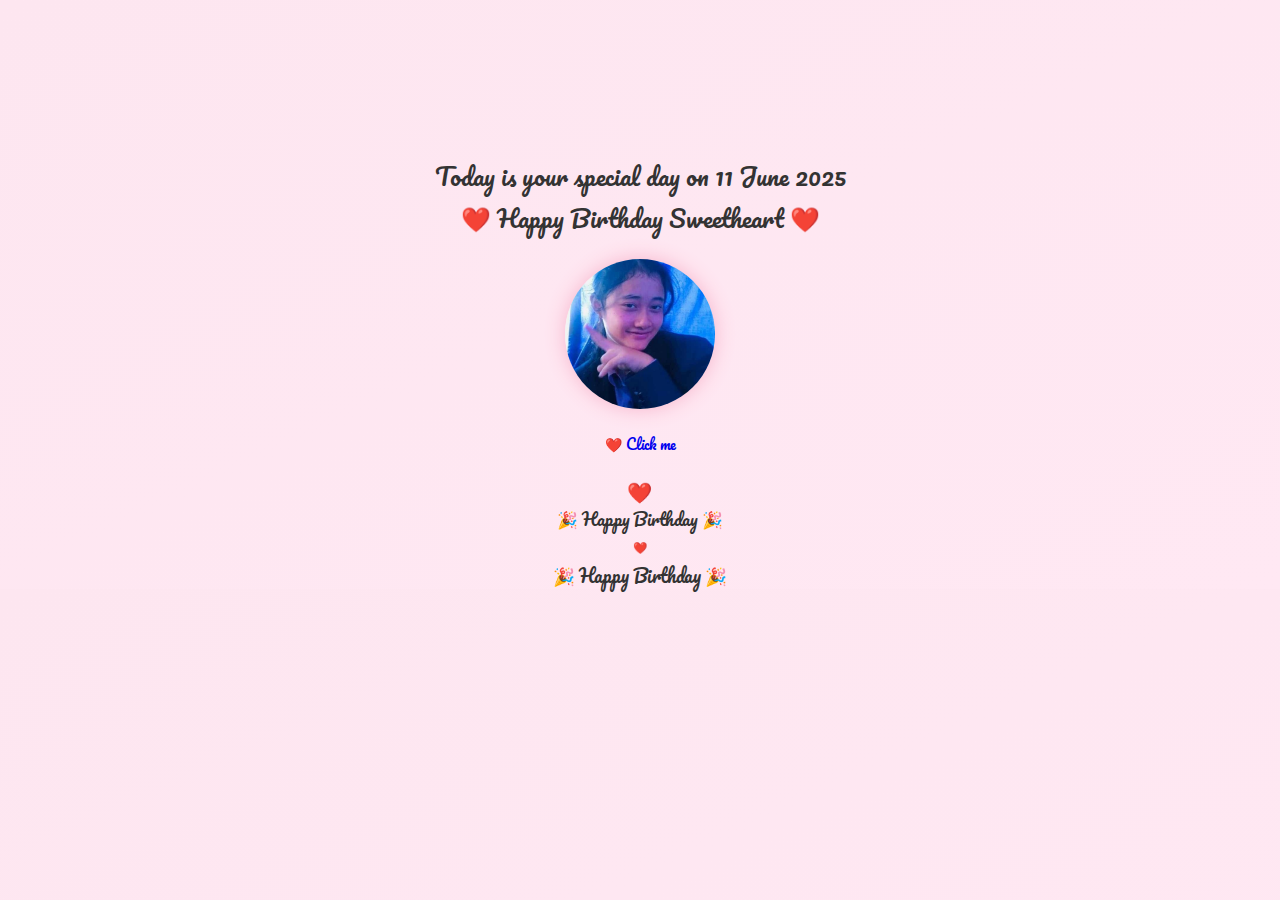
<file: index.html>
<!DOCTYPE html>
<html lang="en">
<head>
  <meta charset="UTF-8" />
  <meta name="viewport" content="width=device-width, initial-scale=1.0"/>
  <title>Happy Birthday!</title>
  <link rel="stylesheet" href="style.css"/>
  <link href="https://fonts.googleapis.com/css2?family=Pacifico&display=swap" rel="stylesheet">
</head>
<body>
  <div class="container">
    <p>Today is your special day on 11 June 2025<br>
      ❤️ Happy Birthday Sweetheart ❤️</p>

    <div class="wrapper">
      <img src="sweet.jpg" alt="love">
    </div>

    <div class="btns">
      <a href="gallery.html" class="button-link">❤️ Click me</a>
    </div>
  </div>

  <!-- Background Music -->
  <audio id="bg-music" src="birthday.mp3" type="audio/mp3" preload="auto"></audio>

  <script>
  
    setInterval(() => {
      createDrop("❤️");
      createDrop("🎉 Happy Birthday 🎉");
    }, 300);

    function createDrop(content) {
      const drop = document.createElement("div");
      drop.classList.add("rain");
      drop.innerText = content;

      
      drop.style.left = Math.random() * 100 + "vw";

      
      const duration = Math.random() * 4 + 3;
      drop.style.animationDuration = duration + "s";

      
      const scale = Math.random() * 1 + 0.5;
      drop.style.transform = `scale(${scale})`;

      document.body.appendChild(drop);

      
      setTimeout(() => {
        drop.remove();
      }, duration * 1000);
    }

    
    window.addEventListener("load", () => {
      setTimeout(() => {
        const music = document.getElementById("bg-music");
        music.play().catch(() => {
          console.log("Auto-play blocked. User interaction may be required.");
        });
      }, 2000);
    });
  </script>
</body>
</html>
</file>
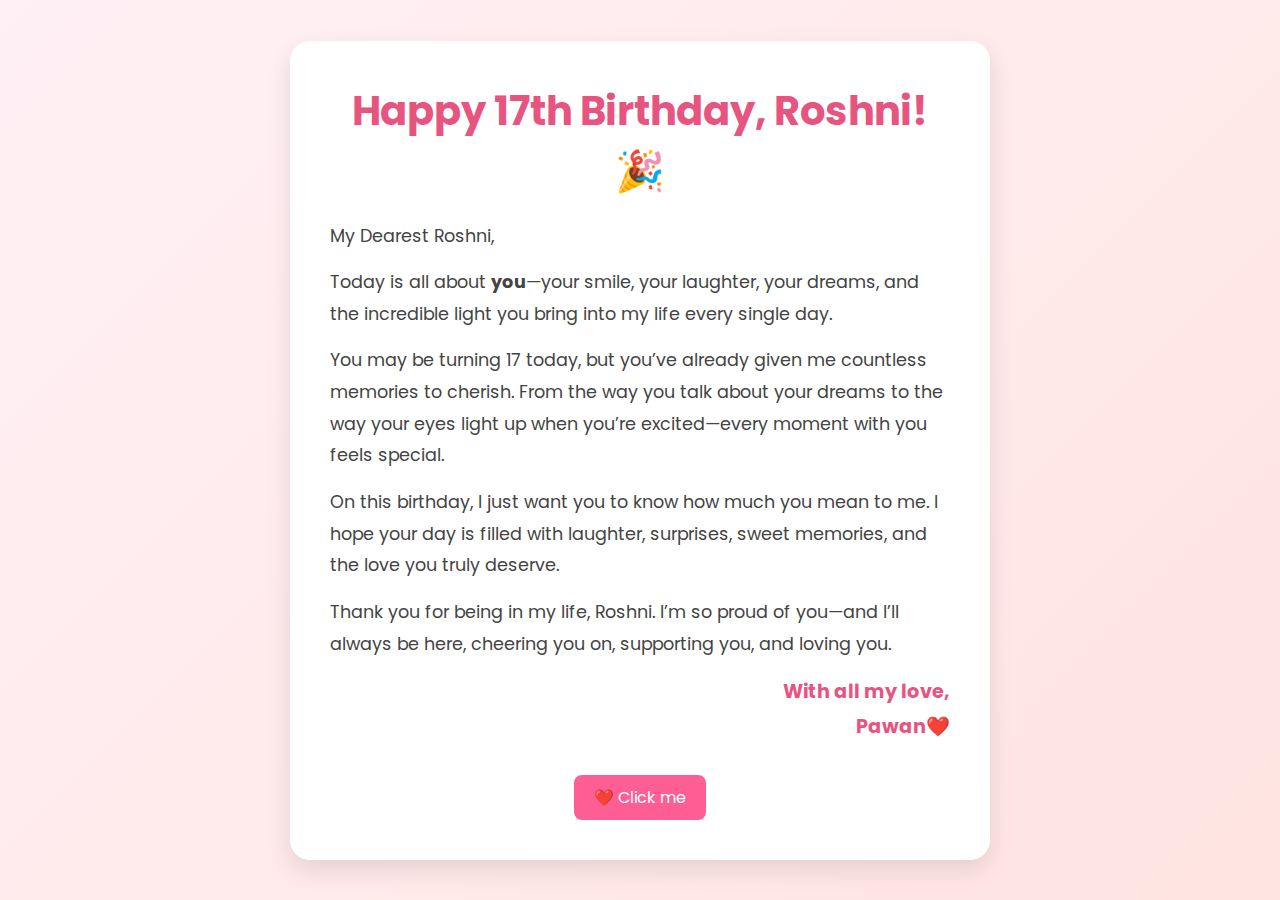
<file: about.html>
<!DOCTYPE html>
<html lang="en">
<head>
  <meta charset="UTF-8" />
  <meta name="viewport" content="width=device-width, initial-scale=1.0" />
  <link rel="stylesheet" href="styles.css"/>
  <title>Happy Birthday Roshni</title>
  <link href="https://fonts.googleapis.com/css2?family=Poppins&display=swap" rel="stylesheet">
</head>
<body>
  <div class="letter-container">
    <h1>Happy 17th Birthday, Roshni! 🎉</h1>
    <p>My Dearest Roshni,</p>
    <p>
      Today is all about <strong>you</strong>—your smile, your laughter, your dreams, and the incredible light you bring into my life every single day.
    </p>
    <p>
      You may be turning 17 today, but you’ve already given me countless memories to cherish. From the way you talk about your dreams to the way your eyes light up when you’re excited—every moment with you feels special.
    </p>
    <p>
      On this birthday, I just want you to know how much you mean to me. I hope your day is filled with laughter, surprises, sweet memories, and the love you truly deserve.
    </p>
    <p>
      Thank you for being in my life, Roshni. I’m so proud of you—and I’ll always be here, cheering you on, supporting you, and loving you.
    </p>
    <p class="signature">With all my love,<br />Pawan❤️</p>
     <div class="btns">
      <a href="gallery.html" class="button-link">❤️ Click me</a>
     </div>
  </div>
</body>
</html>
</file>
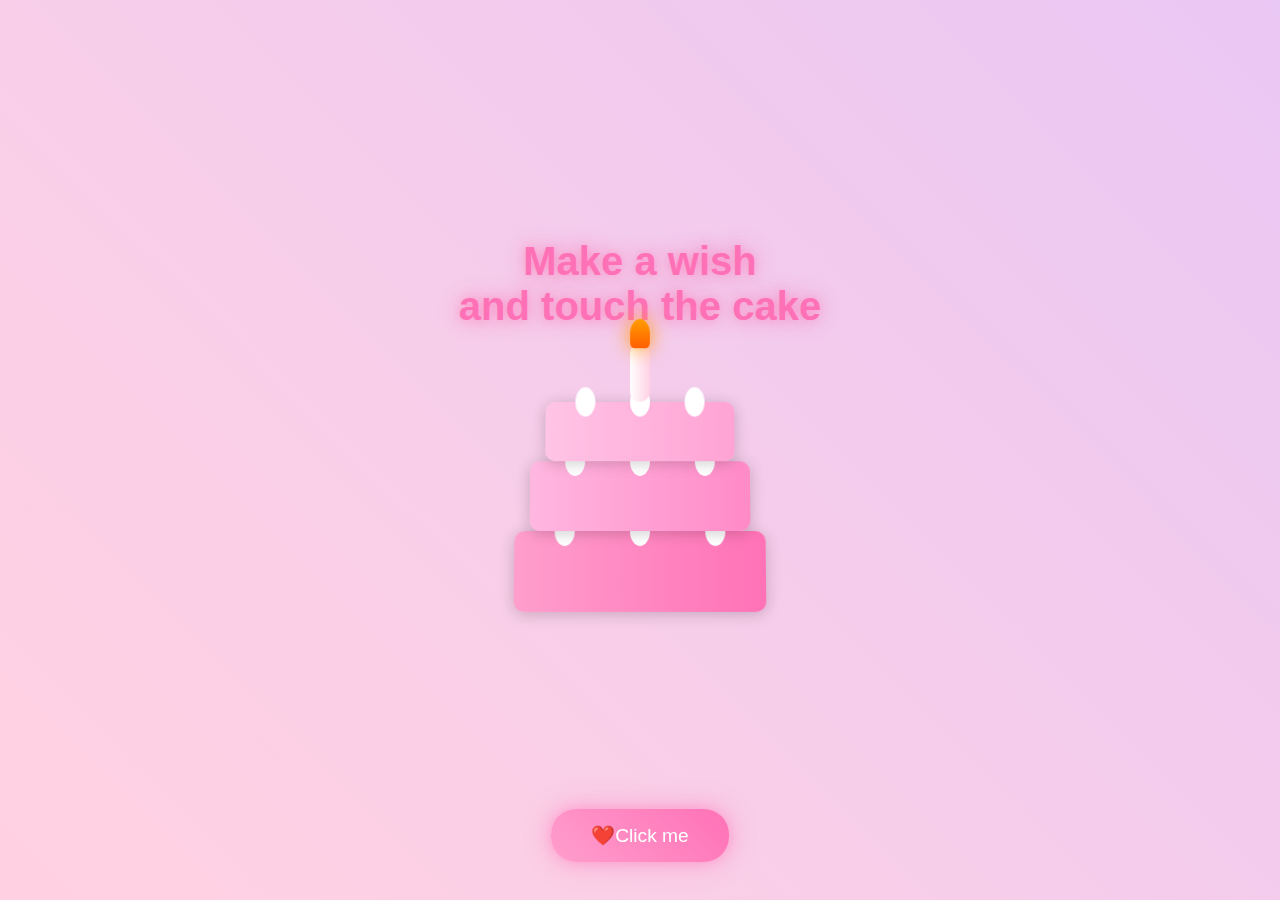
<file: gallery.html>
<!DOCTYPE html>
<html lang="en">
<head>
    <meta charset="UTF-8">
    <meta name="viewport" content="width=device-width, initial-scale=1.0">
    <title>Let's Celebrate with Cake!</title>
    <link rel="stylesheet" href="styles-1.css" />
    <script src="https://cdnjs.cloudflare.com/ajax/libs/gsap/3.12.2/gsap.min.js"></script>
</head>
<body>
    <h4 class="heading">Make a wish<br>
        and touch the cake
    </h4>
    <div class="cake-container">
        <div class="cake">
            <div class="layer layer-1">
                <div class="frosting"></div>
                <div class="frosting" style="left: 40px"></div>
                <div class="frosting" style="right: 40px"></div>
            </div>
            <div class="layer layer-2">
                <div class="frosting"></div>
                <div class="frosting" style="left: 35px"></div>
                <div class="frosting" style="right: 35px"></div>
            </div>
            <div class="layer layer-3">
                <div class="frosting"></div>
                <div class="frosting" style="left: 30px"></div>
                <div class="frosting" style="right: 30px"></div>
                <div class="candle">
                    <div class="flame"></div>
                </div>
            </div>
        </div>
    </div>
    <a href="about.html"<button class="next-page-button">❤️Click me</a></button>

    <script>
        const cake = document.querySelector('.cake-container');
        const candle = document.querySelector('.candle');
        const flame = document.querySelector('.flame');
        let isClicked = false;

        const ribbonColors = [
            'linear-gradient(45deg, #FF9ECD, #FF71B6)',
            'linear-gradient(45deg, #FFB7E0, #FF8AC7)',
            'linear-gradient(45deg, #FFC4E6, #FFA3D4)',
            'linear-gradient(45deg, #E0C3FC, #BDE0FE)',
            'linear-gradient(45deg, #FFCAD4, #FFD1E3)',
            'linear-gradient(45deg, #B5EAD7, #C7F9CC)',
            'linear-gradient(45deg, #FF9AA2, #FFB7B2)',
            'linear-gradient(45deg, #FFDAC1, #FFE5D9)'
        ];

        function createRibbon() {
            const ribbon = document.createElement('div');
            ribbon.className = 'ribbon';
            ribbon.style.left = `${Math.random() * window.innerWidth}px`;
            ribbon.style.background = ribbonColors[Math.floor(Math.random() * ribbonColors.length)];
            document.body.appendChild(ribbon);

            ribbon.addEventListener('animationend', () => {
                ribbon.remove();
            });
        }

        function startCelebration() {
            if (isClicked) return;
            isClicked = true;

            // Fade out candle smoothly
            gsap.to(candle, {
                opacity: 0,
                y: -20,
                duration: 1,
                ease: "power2.out",
                onComplete: () => candle.remove()
            });

            // Start ribbon rain
            const ribbonInterval = setInterval(() => {
                for (let i = 0; i < 5; i++) {
                    setTimeout(() => createRibbon(), i * 100);
                }
            }, 200);

            // Stop ribbon rain after 5 seconds
            setTimeout(() => {
                clearInterval(ribbonInterval);
            }, 5000);
        }
        cake.addEventListener('click', startCelebration);
    </script>
</body>
</html>
</file>
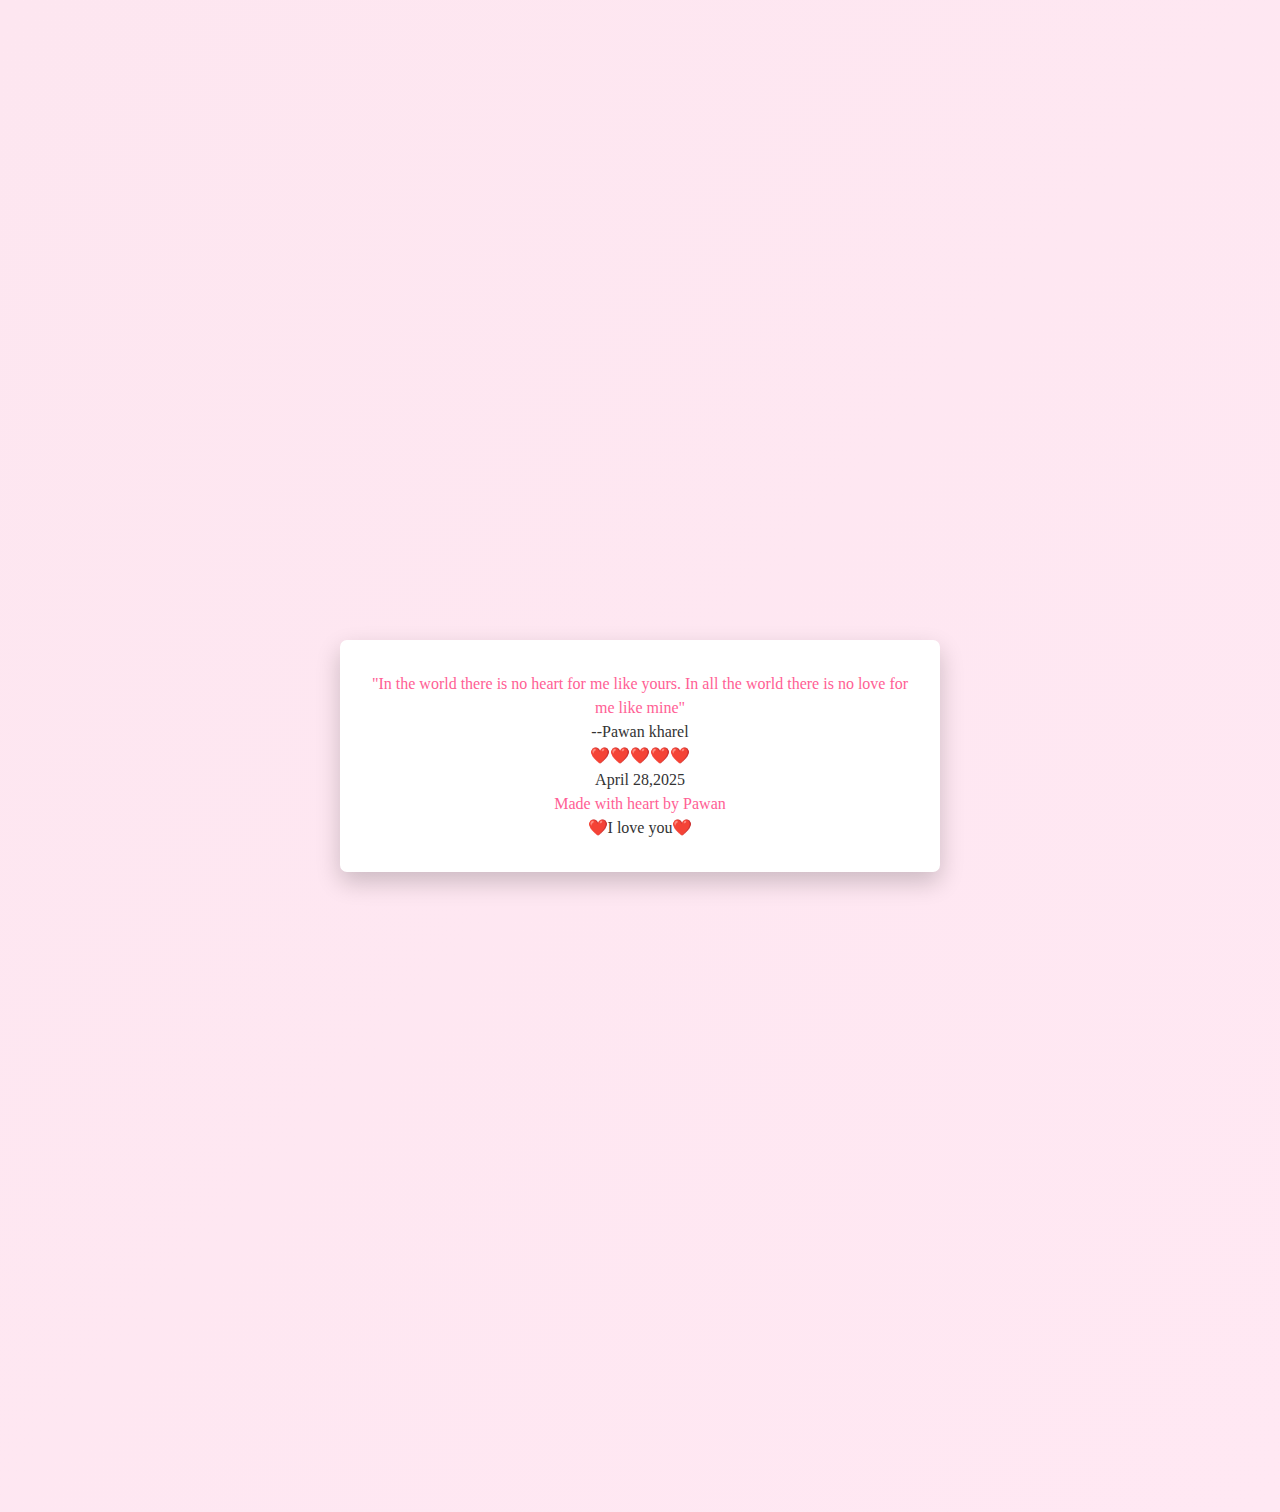
<file: new.html>
<!DOCTYPE html>
<head>
  <meta http-equiv="CONTENT-TYPE" content="text/html; charset=UTF-8">
  <link rel="stylesheet" href="new.css" />
  <title>Hello, World!</title>
</head>
<body>
  <div class="container-4">
    <div class="made-by">
      <p class="text">"In the world there is no heart for me like yours. In all the world there is no love for me like mine"</p>
      <p>--Pawan kharel</p>
      <p>❤️❤️❤️❤️❤️</p>
      <p>April 28,2025</p>
      <p class="text">Made with heart by Pawan</p>
      <p>❤️I love you❤️</p>
    </div> 
  </div>
</body>
</html>
</file>
<file: style.css>
* {
      margin: 0;
      padding: 0;
      box-sizing: border-box;
    }

    body {
      font-family: 'Pacifico', cursive;
      color: #333;
      overflow-x: hidden;
      background: linear-gradient(to bottom right, #fde6f0, #ffe8f3);
      text-align: center;
      animation: fadeIn 2s ease-in;
    }

    .container {
      padding: 20px;
      margin-top: 15vh;
    }

    p {
      font-size: 24px;
      animation: slideIn 1.5s ease-out;
    }

    .wrapper {
      margin: 20px auto;
      border-radius: 50%;
      width: 150px;
      height: 150px;
      box-shadow: 0 0 20px #f8b5cc;
      overflow: hidden;
      animation: popIn 1.5s ease-in-out;
    }

    img {
      width: 100%;
      height: 100%;
      object-fit: cover;
    }

    .btns {
      margin-top: 20px;
    }

    button {
      margin: 10px;
      padding: 10px 20px;
      border: none;
      font-size: 14px;
      border-radius: 8px;
      cursor: pointer;
      transition: transform 0.3s ease;
    }

    .send-love, .play-music {
      background-color: #FF5E94;
      border: 1px solid #ccc;
      color: white;
    }
a{
      padding: 3px 20px;
      text-decoration: none;
      font-size: 14px;
      border-radius: 8px;
      transition: transform 0.3s ease;
}
a:hover{
      transform: scale(1.05);
}
    button:hover {
      transform: scale(1.05);
    }

    @media (max-width: 600px) {
      .container {
        margin-top: 10vh;
      }

      .wrapper {
        width: 120px;
        height: 120px;
      }

      p {
        font-size: 20px;
      }

      button {
        font-size: 12px;
        padding: 8px 16px;
      }
    }

    /* Animations */
    @keyframes fadeIn {
      0% { opacity: 0; }
      100% { opacity: 1; }
    }

    @keyframes slideIn {
      0% { transform: translateY(-20px); opacity: 0; }
      100% { transform: translateY(0); opacity: 1; }
    }

    @keyframes popIn {
      0% { transform: scale(0); opacity: 0; }
      100% { transform: scale(1); opacity: 1; }
    }
</file>
<file: styles.css>
* {
      box-sizing: border-box;
      margin: 0;
      padding: 0;
    }

    body {
      font-family: 'Poppins', sans-serif;
      background: linear-gradient(135deg, #fff0f5, #ffe4e1);
      display: flex;
      align-items: center;
      justify-content: center;
      min-height: 100vh;
      padding: 20px;
    }

    .letter-container {
      background-color: #ffffff;
      padding: 40px;
      max-width: 700px;
      border-radius: 20px;
      box-shadow: 0 10px 25px rgba(0, 0, 0, 0.1);
      animation: fadeInUp 1.5s ease-in-out;
    }

    h1 {
      font-size: 2.5rem;
      color: #e75480;
      text-align: center;
      margin-bottom: 20px;
      animation: zoomIn 1s ease forwards;
    }

    p {
      font-size: 1.1rem;
      line-height: 1.8;
      color: #444;
      margin-bottom: 15px;
      animation: fadeIn 1.2s ease forwards;
    }

    .signature {
      text-align: right;
      font-weight: bold;
      color: #e75480;
      font-size: 1.2rem;
    }
.btns {
      margin-top: 30px;
      display: flex;
      justify-content: center;
      gap: 20px;
      flex-wrap: wrap;
    }

    button, a.button-link {
      padding: 10px 20px;
      font-size: 1rem;
      border: none;
      border-radius: 8px;
      background-color: #FF5E94;
      color: white;
      cursor: pointer;
      transition: transform 0.3s ease, background-color 0.3s ease;
      text-decoration: none;
    }
    /* Animations */
    @keyframes fadeInUp {
      from {
        opacity: 0;
        transform: translateY(30px);
      }
      to {
        opacity: 1;
        transform: translateY(0);
      }
    }

    @keyframes zoomIn {
      from {
        transform: scale(0.8);
        opacity: 0;
      }
      to {
        transform: scale(1);
        opacity: 1;
      }
    }

    @keyframes fadeIn {
      from {
        opacity: 0;
      }
      to {
        opacity: 1;
      }
    }

    /* Responsive Design */
    @media (max-width: 768px) {
      .letter-container {
        padding: 25px;
      }

      h1 {
        font-size: 2rem;
      }

      p {
        font-size: 1rem;
      }

      .signature {
        font-size: 1rem;
      }
    }

    @media (max-width: 480px) {
      h1 {
        font-size: 1.8rem;
      }

      .letter-container {
        padding: 20px;
      }
    }
</file>
<file: styles-1.css>
* {
            margin: 0;
            padding: 0;
            box-sizing: border-box;
        }

        body {
            min-height: 100vh;
            display: flex;
            flex-direction: column;
            justify-content: center;
            align-items: center;
            background: linear-gradient(45deg, #ffcad4, #ffd1e3, #e0c3fc, #bde0fe);
            background-size: 400% 400%;
            animation: gradientBG 15s ease infinite;
            font-family: 'Arial', sans-serif;
            overflow: hidden;
        }

        .heading {
             font-size: 2.5rem;
            color: #ff71b6;
            text-shadow: 
                0 0 10px rgba(255, 113, 182, 0.5),
                0 0 20px rgba(255, 113, 182, 0.3),
                0 0 30px rgba(255, 113, 182, 0.2);
            margin-bottom: 2rem;
            text-align: center;
            animation: glow 2s ease-in-out infinite alternate;
        }

        @keyframes glow {
            from {
                text-shadow: 0 0 10px #ff71b6, 0 0 20px #ff71b6, 0 0 30px #ff9ecd;
            }
            to {
                text-shadow: 0 0 20px #ff71b6, 0 0 30px #ff71b6, 0 0 40px #ff9ecd;
            }
        }

        .cake-container {
            position: relative;
            width: 300px;
            height: 300px;
            display: flex;
            flex-direction: column;
            align-items: center;
            cursor: pointer;
        }

        .cake {
            position: relative;
            width: 250px;
            height: 250px;
            transform-style: preserve-3d;
            transform: perspective(1000px) rotateX(5deg);
            transition: transform 0.3s ease;
        }

        .cake:hover {
            transform: perspective(1000px) rotateX(5deg) scale(1.05);
        }

        .layer {
            position: absolute;
            width: 100%;
            background: linear-gradient(to right, #ff9ecd, #ff71b6);
            border-radius: 10px;
            box-shadow: 0 2px 15px rgba(0, 0, 0, 0.2);
            display: flex;
            justify-content: center;
        }

        .layer-1 {
            height: 80px;
            bottom: 0;
            width: 250px;
        }

        .layer-2 {
            height: 70px;
            bottom: 80px;
            width: 220px;
            left: 15px;
            background: linear-gradient(to right, #ffb7e0, #ff8ac7);
        }

        .layer-3 {
            height: 60px;
            bottom: 150px;
            width: 190px;
            left: 30px;
            background: linear-gradient(to right, #ffc4e6, #ffa3d4);
        }

        .frosting {
            position: absolute;
            width: 20px;
            height: 30px;
            background: white;
            border-radius: 50%;
            top: -15px;
        }

        .candle {
            position: absolute;
            width: 20px;
            height: 60px;
            background: linear-gradient(to right, #fff, #ffd1e3);
            top: -60px;
            left: 50%;
            transform: translateX(-50%);
            border-radius: 10px;
            z-index: 10;
        }

        .flame {
            position: absolute;
            width: 20px;
            height: 30px;
            background: linear-gradient(to bottom, #ff9d00, #ff5e00);
            border-radius: 50% 50% 20% 20%;
            top: -25px;
            animation: flicker 1s infinite;
            filter: drop-shadow(0 0 10px #ff9d00);
        }

        .ribbon {
            position: fixed;
            width: 15px;
            height: 50px;
            top: -50px;
            border-radius: 5px;
            animation: ribbonFall 3s linear forwards;
        }

        @keyframes ribbonFall {
            0% {
                transform: translateY(0) rotate(0deg) translateX(0);
            }
            50% {
                transform: translateY(50vh) rotate(180deg) translateX(100px);
            }
            100% {
                transform: translateY(100vh) rotate(360deg) translateX(-100px);
            }
        }

        @keyframes flicker {
            0%, 100% { transform: scale(1); opacity: 1; }
            50% { transform: scale(0.9); opacity: 0.8; }
        }

        .smoke {
            position: absolute;
            width: 10px;
            height: 10px;
            background: rgba(255, 255, 255, 0.8);
            border-radius: 50%;
            filter: blur(5px);
            opacity: 0;
        }

        @keyframes gradientBG {
            0% { background-position: 0% 50%; }
            50% { background-position: 100% 50%; }
            100% { background-position: 0% 50%; }
        }
        .next-page-button {
            position: fixed;
            bottom: 40px;
            padding: 15px 40px;
            font-size: 1.2rem;
            background: linear-gradient(45deg, #ff9ecd, #ff71b6);
            border: none;
            border-radius: 25px;
            color: white;
            cursor: pointer;
            transform: translateY(2px);
            box-shadow: 
                0 0 15px rgba(255, 113, 182, 0.5),
                0 0 30px rgba(255, 113, 182, 0.3);
            font-family: 'Arial', sans-serif;
            z-index: 1000;
            display: flex;
            align-items: center;
            gap: 10px;
        }
    
        .next-page-button:hover {
            transform: translateY(-3px) scale(1.05);
            box-shadow: 
                0 0 20px rgba(255, 113, 182, 0.6),
                0 0 40px rgba(255, 113, 182, 0.4);
            background: linear-gradient(45deg, #ffb7e0, #ff8ac7);
        }
a{
     text-decoration: none;
}
</file>
<file: new.css>
* {
      margin: 0;
      padding: 0;
      box-sizing: border-box;
    }

    body {
  width: 100%;
  font-family: 'Pacifico', cursive;
  display: flex;
  justify-content: center;
  align-items: center;
  min-height: 100vh;
  color: #333;
  overflow-x: hidden;
  line-height: 1.5;
  background: linear-gradient(to bottom right, #fde6f0, #ffe8f3);
  color: #333;
}
.container-4{
  width: 600px;
  border: 2px solid white;
  border-radius: 7px;
  margin-top: 50%;
  padding: 30px 20px;
  margin-bottom: 50%;
  background-color: #fff;
  scale: 1;
  box-shadow: 0 10px 25px rgba(0, 0, 0, 0.2);
}
p{
      text-align: center;
}
.text{
      color: #FF5E94;
}
</file>
